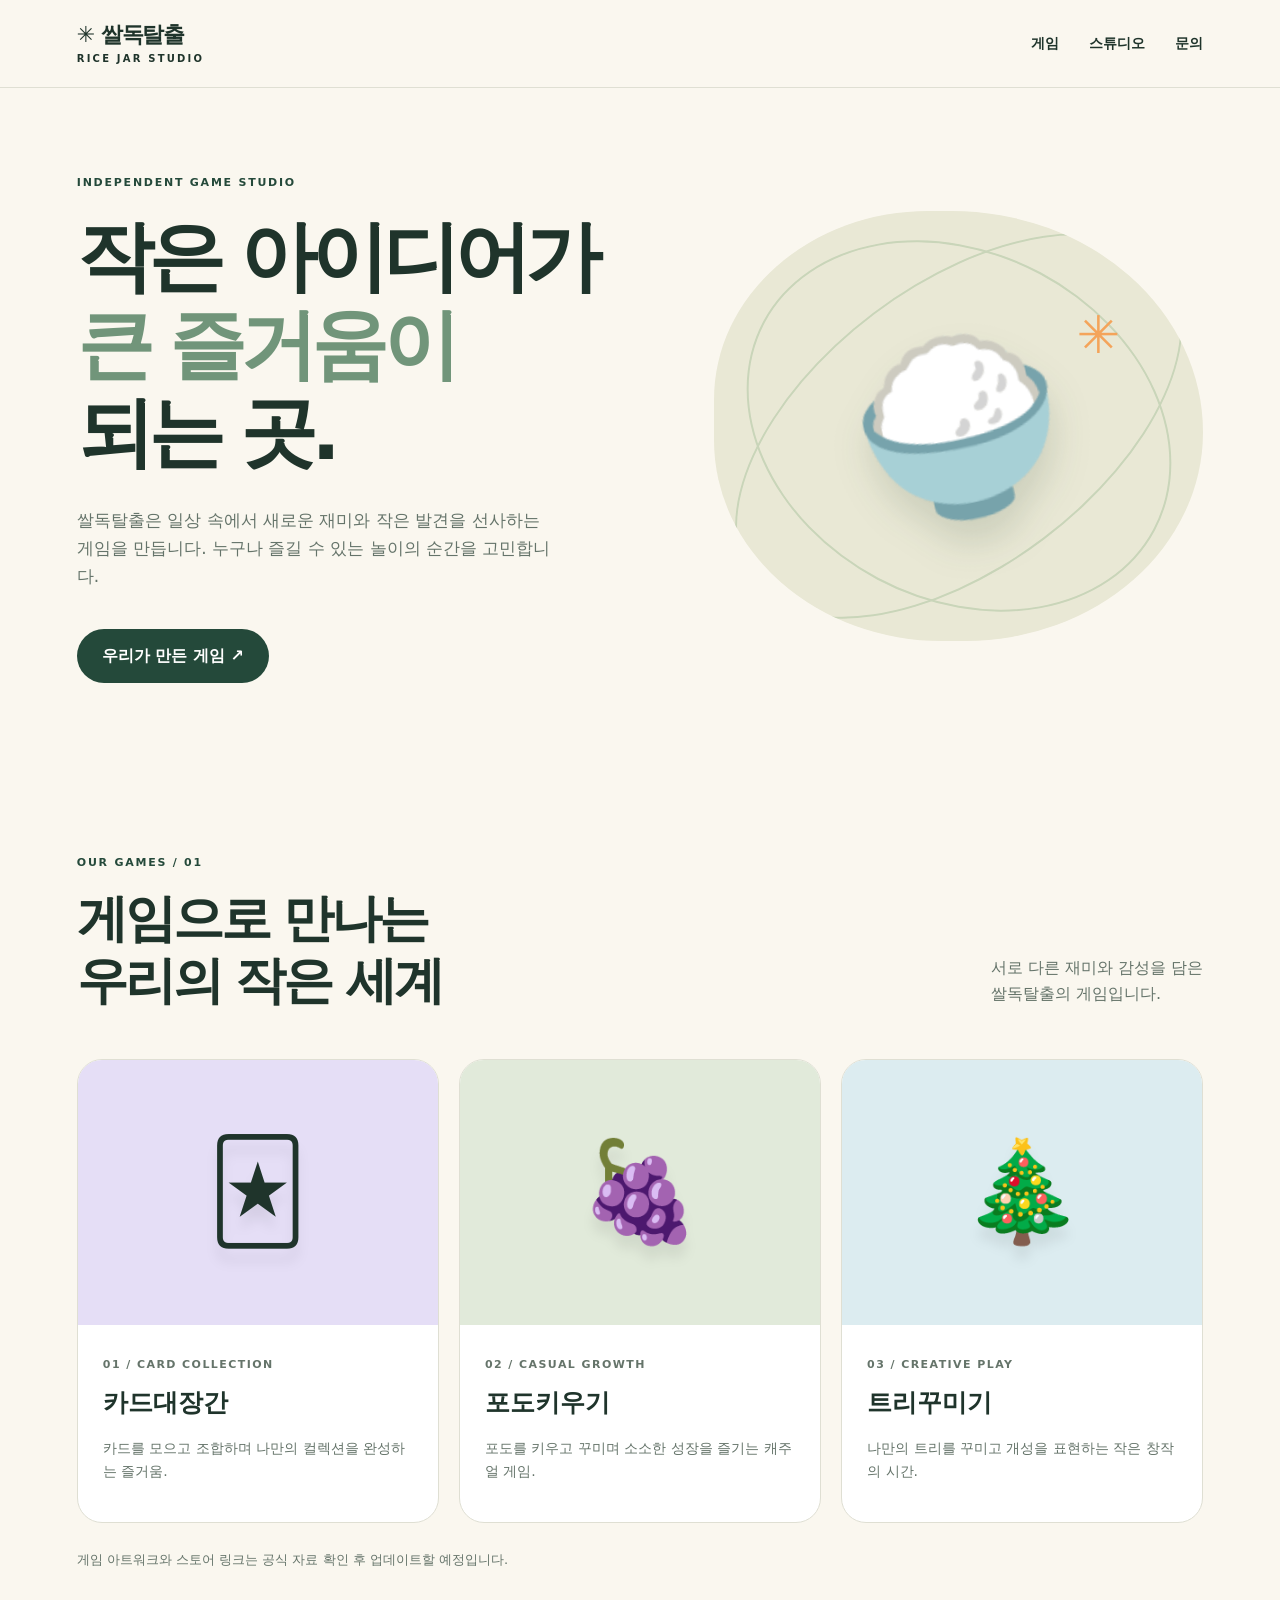
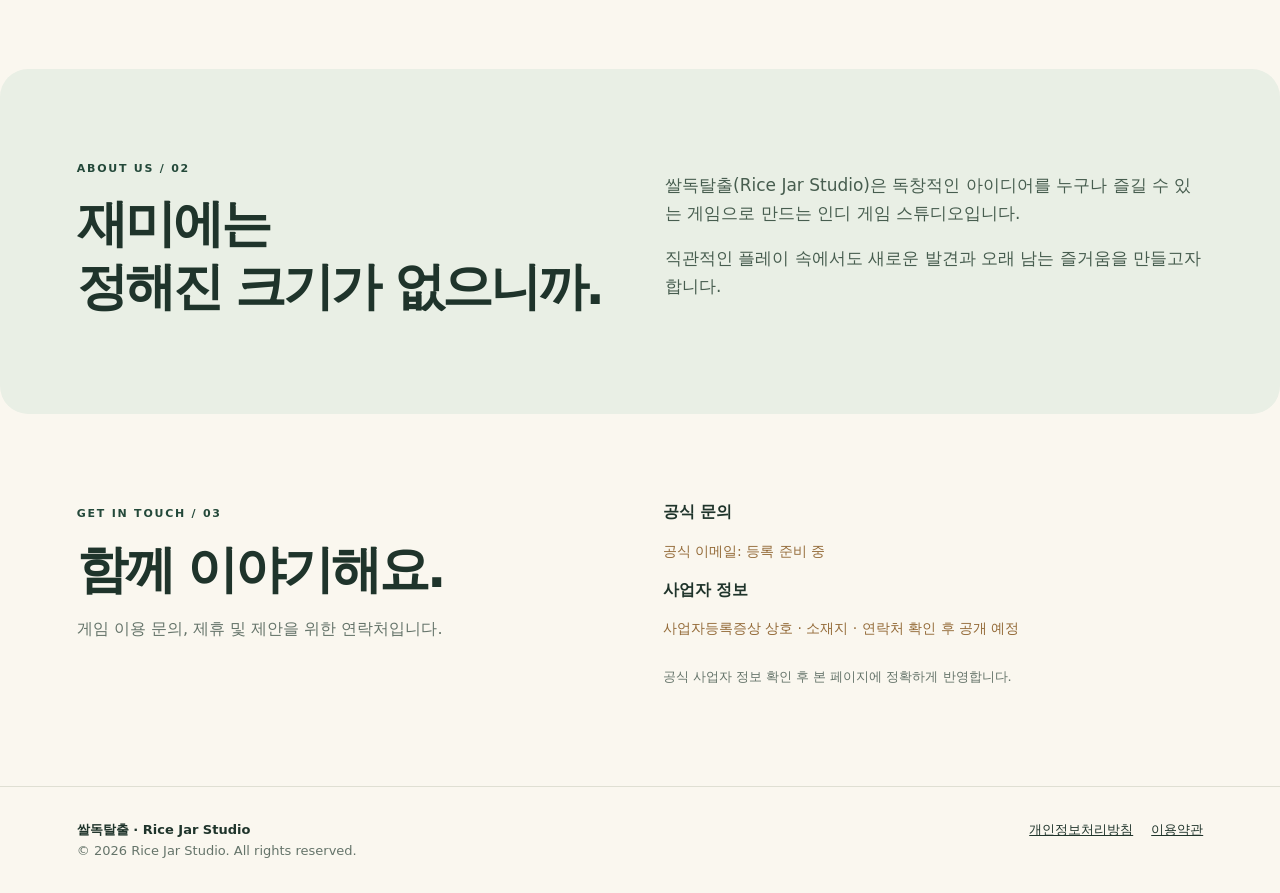
<file: index.html>
<!doctype html><html lang="ko"><head><meta charset="utf-8"><meta name="viewport" content="width=device-width, initial-scale=1"><meta name="theme-color" content="#faf7ef"><meta name="description" content="쌀독탈출(Rice Jar Studio) 공식 홈페이지. 인디 게임을 만드는 스튜디오의 게임과 소식을 소개합니다."><title>쌀독탈출 | Rice Jar Studio</title><link rel="stylesheet" href="/styles.css"></head><body><header><a class="logo" href="/" aria-label="쌀독탈출 홈">✳ 쌀독탈출<small>RICE JAR STUDIO</small></a><nav aria-label="메뉴"><a href="#games">게임</a><a href="#about">스튜디오</a><a href="#contact">문의</a></nav></header><main><section class="hero"><div><span class="tag">INDEPENDENT GAME STUDIO</span><h1>작은 아이디어가<br><em>큰 즐거움이</em><br>되는 곳.</h1><p>쌀독탈출은 일상 속에서 새로운 재미와 작은 발견을 선사하는 게임을 만듭니다. 누구나 즐길 수 있는 놀이의 순간을 고민합니다.</p><a class="btn" href="#games">우리가 만든 게임 ↗</a></div><div class="graphic" role="img" aria-label="쌀독탈출의 쌀독을 상징하는 일러스트"><span class="jar">🍚</span><span class="spark">✳</span></div></section><section class="block" id="games"><div class="heading"><div><span class="tag">OUR GAMES / 01</span><h2>게임으로 만나는<br>우리의 작은 세계</h2></div><p>서로 다른 재미와 감성을 담은<br>쌀독탈출의 게임입니다.</p></div><div class="cards"><article class="card forge"><div class="art"><span>🃏</span></div><div class="card-content"><small>01 / CARD COLLECTION</small><h3>카드대장간</h3><p>카드를 모으고 조합하며 나만의 컬렉션을 완성하는 즐거움.</p></div></article><article class="card grape"><div class="art"><span>🍇</span></div><div class="card-content"><small>02 / CASUAL GROWTH</small><h3>포도키우기</h3><p>포도를 키우고 꾸미며 소소한 성장을 즐기는 캐주얼 게임.</p></div></article><article class="card tree"><div class="art"><span>🎄</span></div><div class="card-content"><small>03 / CREATIVE PLAY</small><h3>트리꾸미기</h3><p>나만의 트리를 꾸미고 개성을 표현하는 작은 창작의 시간.</p></div></article></div><p class="notice">게임 아트워크와 스토어 링크는 공식 자료 확인 후 업데이트할 예정입니다.</p></section><section class="block about" id="about"><div><span class="tag">ABOUT US / 02</span><h2>재미에는<br>정해진 크기가 없으니까.</h2></div><div><p>쌀독탈출(Rice Jar Studio)은 독창적인 아이디어를 누구나 즐길 수 있는 게임으로 만드는 인디 게임 스튜디오입니다.</p><p>직관적인 플레이 속에서도 새로운 발견과 오래 남는 즐거움을 만들고자 합니다.</p></div></section><section class="block contact" id="contact"><div><span class="tag">GET IN TOUCH / 03</span><h2>함께 이야기해요.</h2><p class="muted">게임 이용 문의, 제휴 및 제안을 위한 연락처입니다.</p></div><div><strong>공식 문의</strong><p class="placeholder">공식 이메일: 등록 준비 중</p><strong>사업자 정보</strong><p class="placeholder">사업자등록증상 상호 · 소재지 · 연락처 확인 후 공개 예정</p><p class="notice">공식 사업자 정보 확인 후 본 페이지에 정확하게 반영합니다.</p></div></section></main><footer><div><strong>쌀독탈출 · Rice Jar Studio</strong><div class="muted">© 2026 Rice Jar Studio. All rights reserved.</div></div><div><a href="/privacy.html">개인정보처리방침</a><a href="/terms.html">이용약관</a></div></footer></body></html>
</file>
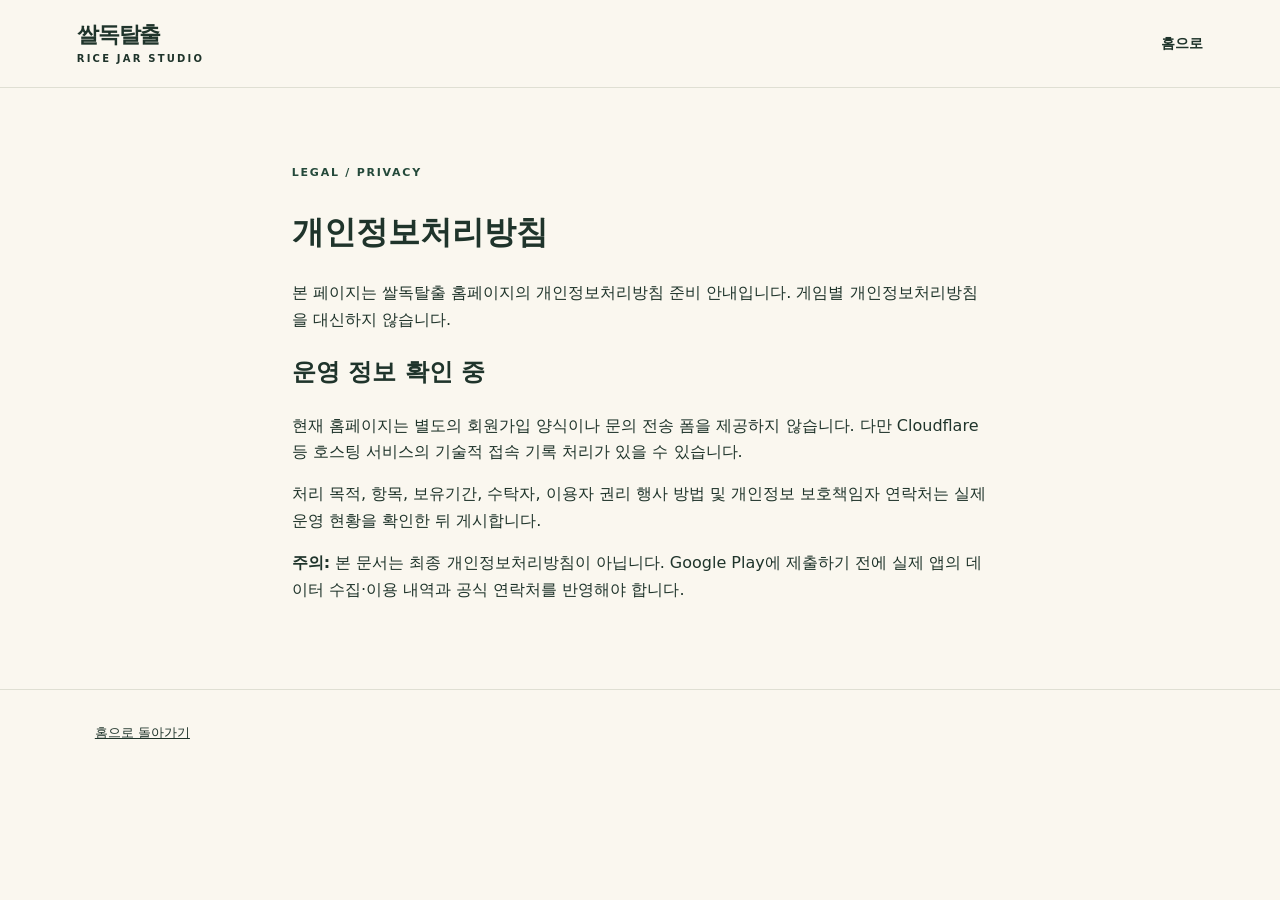
<file: privacy.html>
<!doctype html><html lang="ko"><head><meta charset="utf-8"><meta name="viewport" content="width=device-width, initial-scale=1"><title>개인정보처리방침 | 쌀독탈출</title><link rel="stylesheet" href="/styles.css"></head><body><header><a class="logo" href="/">쌀독탈출<small>RICE JAR STUDIO</small></a><nav><a href="/">홈으로</a></nav></header><main class="block" style="max-width:850px;margin:auto;padding:70px 6vw"><span class="tag">LEGAL / PRIVACY</span><h1>개인정보처리방침</h1><p>본 페이지는 쌀독탈출 홈페이지의 개인정보처리방침 준비 안내입니다. 게임별 개인정보처리방침을 대신하지 않습니다.</p><h2>운영 정보 확인 중</h2><p>현재 홈페이지는 별도의 회원가입 양식이나 문의 전송 폼을 제공하지 않습니다. 다만 Cloudflare 등 호스팅 서비스의 기술적 접속 기록 처리가 있을 수 있습니다.</p><p>처리 목적, 항목, 보유기간, 수탁자, 이용자 권리 행사 방법 및 개인정보 보호책임자 연락처는 실제 운영 현황을 확인한 뒤 게시합니다.</p><p><strong>주의:</strong> 본 문서는 최종 개인정보처리방침이 아닙니다. Google Play에 제출하기 전에 실제 앱의 데이터 수집·이용 내역과 공식 연락처를 반영해야 합니다.</p></main><footer><a href="/">홈으로 돌아가기</a></footer></body></html>
</file>
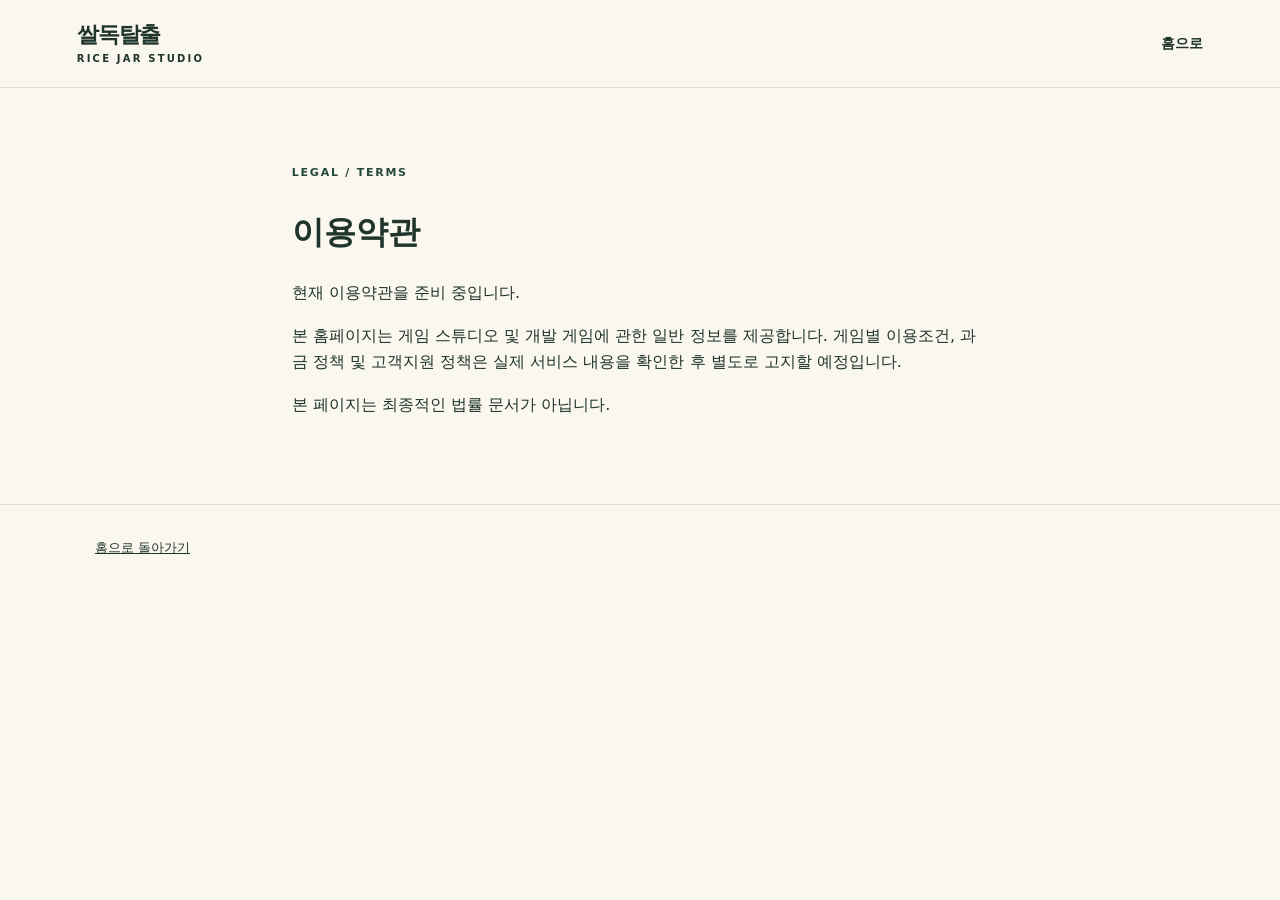
<file: terms.html>
<!doctype html><html lang="ko"><head><meta charset="utf-8"><meta name="viewport" content="width=device-width, initial-scale=1"><title>이용약관 | 쌀독탈출</title><link rel="stylesheet" href="/styles.css"></head><body><header><a class="logo" href="/">쌀독탈출<small>RICE JAR STUDIO</small></a><nav><a href="/">홈으로</a></nav></header><main class="block" style="max-width:850px;margin:auto;padding:70px 6vw"><span class="tag">LEGAL / TERMS</span><h1>이용약관</h1><p>현재 이용약관을 준비 중입니다.</p><p>본 홈페이지는 게임 스튜디오 및 개발 게임에 관한 일반 정보를 제공합니다. 게임별 이용조건, 과금 정책 및 고객지원 정책은 실제 서비스 내용을 확인한 후 별도로 고지할 예정입니다.</p><p>본 페이지는 최종적인 법률 문서가 아닙니다.</p></main><footer><a href="/">홈으로 돌아가기</a></footer></body></html>
</file>
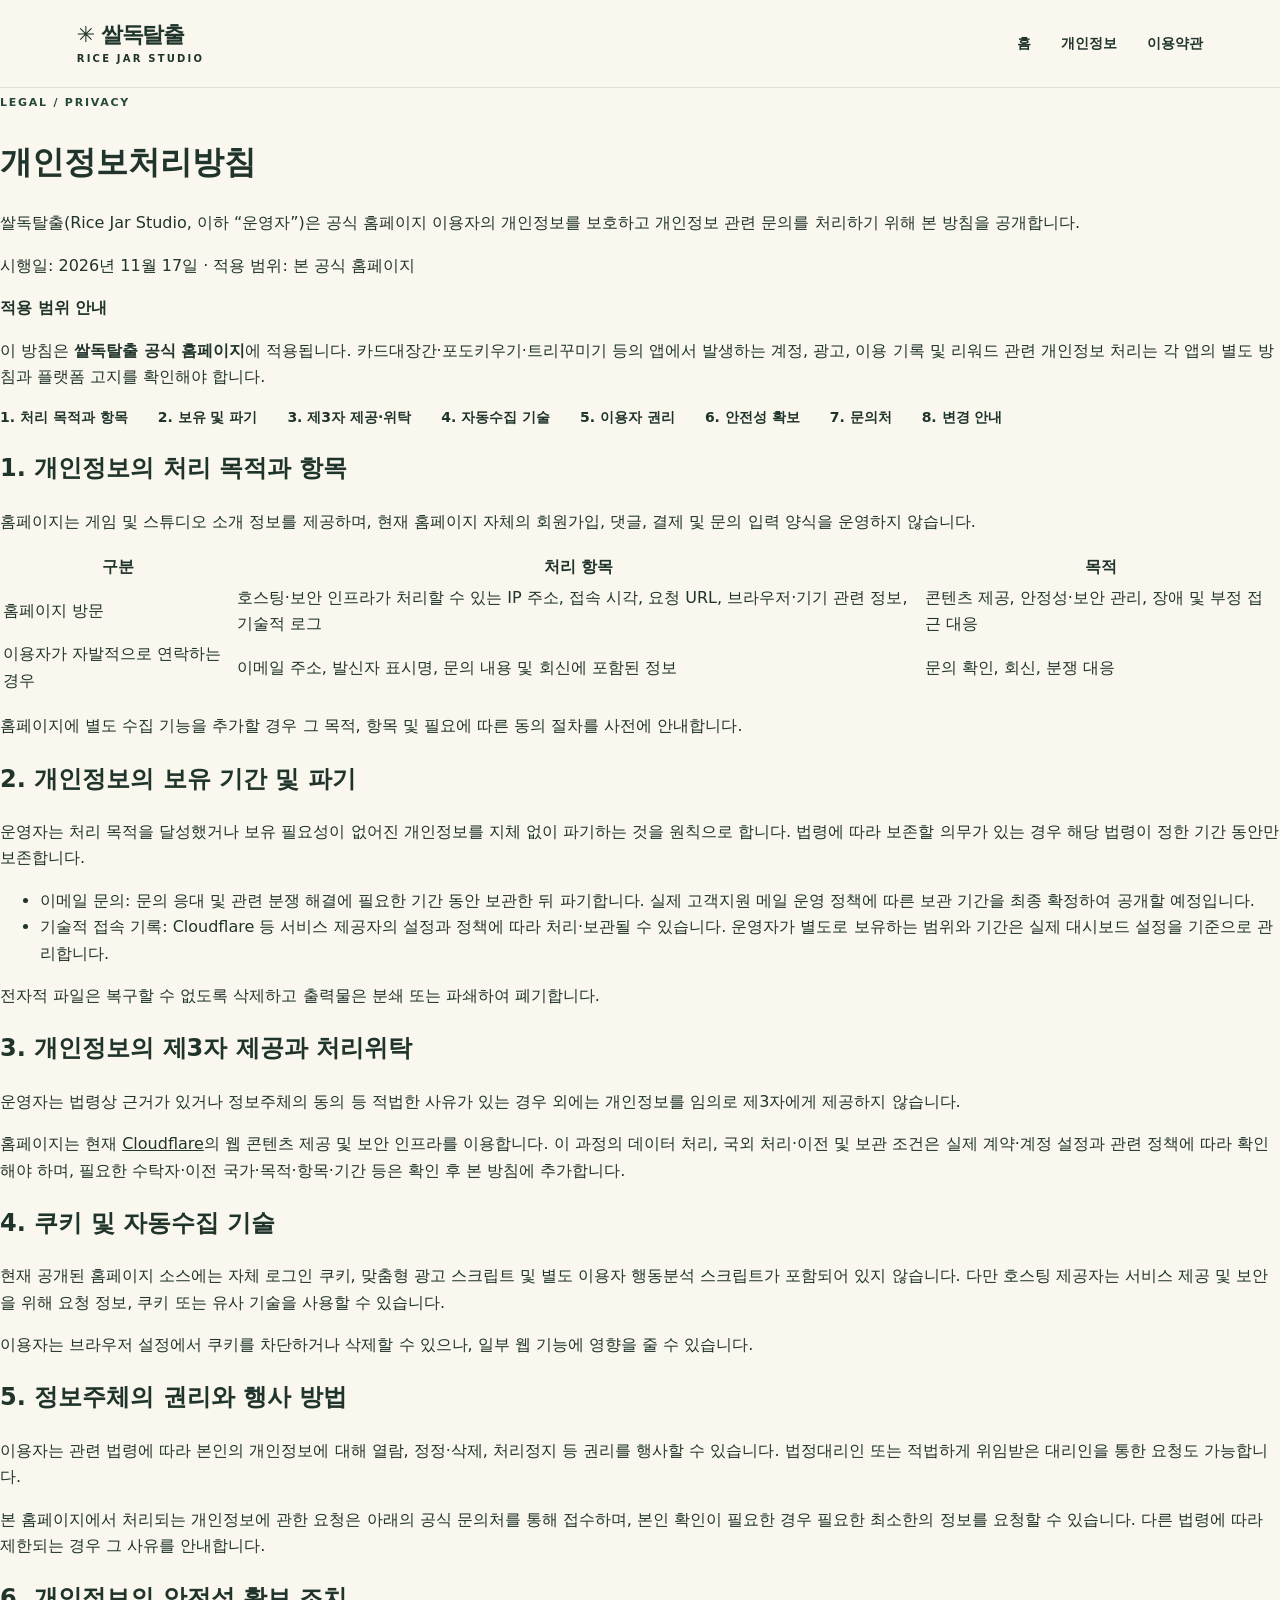
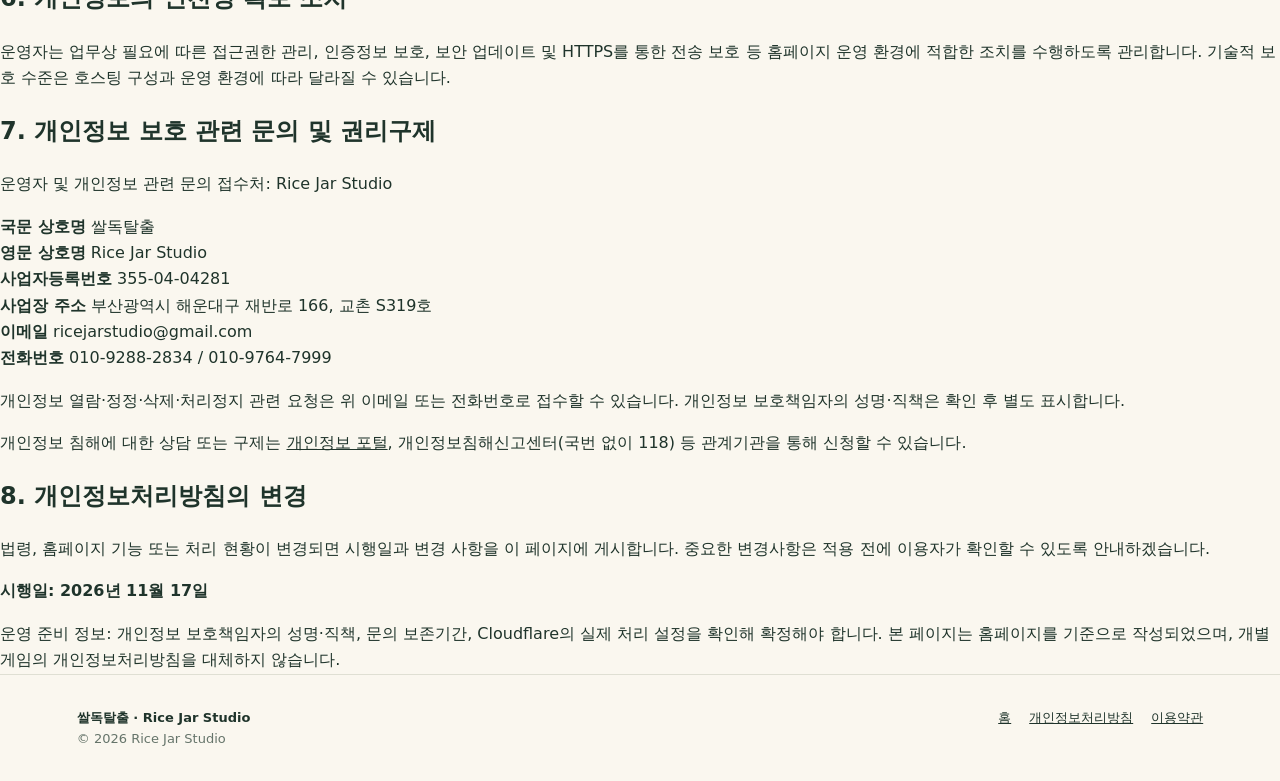
<file: public/privacy.html>
<!doctype html><html lang="ko"><head><meta charset="utf-8"><meta name="viewport" content="width=device-width, initial-scale=1"><meta name="description" content="쌀독탈출 공식 홈페이지의 개인정보 처리 목적, 처리 항목, 정보주체의 권리 및 보호 조치 안내"><title>개인정보처리방침 | 쌀독탈출</title><link rel="icon" type="image/svg+xml" href="/favicon.svg?v=1"><link rel="shortcut icon" href="/favicon.svg?v=1"><link rel="stylesheet" href="/styles.css"></head><body><header><a class="logo" href="/">✳ 쌀독탈출<small>RICE JAR STUDIO</small></a><nav aria-label="메뉴"><a href="/">홈</a><a href="/privacy.html">개인정보</a><a href="/terms.html">이용약관</a></nav></header><main class="legal"><span class="tag">LEGAL / PRIVACY</span><h1>개인정보처리방침</h1>
<p class="legal-lead">쌀독탈출(Rice Jar Studio, 이하 “운영자”)은 공식 홈페이지 이용자의 개인정보를 보호하고 개인정보 관련 문의를 처리하기 위해 본 방침을 공개합니다.</p><p class="legal-meta">시행일: 2026년 11월 17일 · 적용 범위: 본 공식 홈페이지</p>
<div class="legal-banner"><strong>적용 범위 안내</strong><p>이 방침은 <strong>쌀독탈출 공식 홈페이지</strong>에 적용됩니다. 카드대장간·포도키우기·트리꾸미기 등의 앱에서 발생하는 계정, 광고, 이용 기록 및 리워드 관련 개인정보 처리는 각 앱의 별도 방침과 플랫폼 고지를 확인해야 합니다.</p></div>
<nav class="legal-toc" aria-label="목차"><a href="#purpose">1. 처리 목적과 항목</a><a href="#retention">2. 보유 및 파기</a><a href="#thirdparty">3. 제3자 제공·위탁</a><a href="#automatic">4. 자동수집 기술</a><a href="#rights">5. 이용자 권리</a><a href="#safety">6. 안전성 확보</a><a href="#contact">7. 문의처</a><a href="#updates">8. 변경 안내</a></nav>
<section id="purpose"><h2>1. 개인정보의 처리 목적과 항목</h2><p>홈페이지는 게임 및 스튜디오 소개 정보를 제공하며, 현재 홈페이지 자체의 회원가입, 댓글, 결제 및 문의 입력 양식을 운영하지 않습니다.</p><table><thead><tr><th>구분</th><th>처리 항목</th><th>목적</th></tr></thead><tbody><tr><td>홈페이지 방문</td><td>호스팅·보안 인프라가 처리할 수 있는 IP 주소, 접속 시각, 요청 URL, 브라우저·기기 관련 정보, 기술적 로그</td><td>콘텐츠 제공, 안정성·보안 관리, 장애 및 부정 접근 대응</td></tr><tr><td>이용자가 자발적으로 연락하는 경우</td><td>이메일 주소, 발신자 표시명, 문의 내용 및 회신에 포함된 정보</td><td>문의 확인, 회신, 분쟁 대응</td></tr></tbody></table><p>홈페이지에 별도 수집 기능을 추가할 경우 그 목적, 항목 및 필요에 따른 동의 절차를 사전에 안내합니다.</p></section>
<section id="retention"><h2>2. 개인정보의 보유 기간 및 파기</h2><p>운영자는 처리 목적을 달성했거나 보유 필요성이 없어진 개인정보를 지체 없이 파기하는 것을 원칙으로 합니다. 법령에 따라 보존할 의무가 있는 경우 해당 법령이 정한 기간 동안만 보존합니다.</p><ul><li>이메일 문의: 문의 응대 및 관련 분쟁 해결에 필요한 기간 동안 보관한 뒤 파기합니다. 실제 고객지원 메일 운영 정책에 따른 보관 기간을 최종 확정하여 공개할 예정입니다.</li><li>기술적 접속 기록: Cloudflare 등 서비스 제공자의 설정과 정책에 따라 처리·보관될 수 있습니다. 운영자가 별도로 보유하는 범위와 기간은 실제 대시보드 설정을 기준으로 관리합니다.</li></ul><p>전자적 파일은 복구할 수 없도록 삭제하고 출력물은 분쇄 또는 파쇄하여 폐기합니다.</p></section>
<section id="thirdparty"><h2>3. 개인정보의 제3자 제공과 처리위탁</h2><p>운영자는 법령상 근거가 있거나 정보주체의 동의 등 적법한 사유가 있는 경우 외에는 개인정보를 임의로 제3자에게 제공하지 않습니다.</p><p>홈페이지는 현재 <a href="https://www.cloudflare.com/privacypolicy/" target="_blank" rel="noopener noreferrer">Cloudflare</a>의 웹 콘텐츠 제공 및 보안 인프라를 이용합니다. 이 과정의 데이터 처리, 국외 처리·이전 및 보관 조건은 실제 계약·계정 설정과 관련 정책에 따라 확인해야 하며, 필요한 수탁자·이전 국가·목적·항목·기간 등은 확인 후 본 방침에 추가합니다.</p></section>
<section id="automatic"><h2>4. 쿠키 및 자동수집 기술</h2><p>현재 공개된 홈페이지 소스에는 자체 로그인 쿠키, 맞춤형 광고 스크립트 및 별도 이용자 행동분석 스크립트가 포함되어 있지 않습니다. 다만 호스팅 제공자는 서비스 제공 및 보안을 위해 요청 정보, 쿠키 또는 유사 기술을 사용할 수 있습니다.</p><p>이용자는 브라우저 설정에서 쿠키를 차단하거나 삭제할 수 있으나, 일부 웹 기능에 영향을 줄 수 있습니다.</p></section>
<section id="rights"><h2>5. 정보주체의 권리와 행사 방법</h2><p>이용자는 관련 법령에 따라 본인의 개인정보에 대해 열람, 정정·삭제, 처리정지 등 권리를 행사할 수 있습니다. 법정대리인 또는 적법하게 위임받은 대리인을 통한 요청도 가능합니다.</p><p>본 홈페이지에서 처리되는 개인정보에 관한 요청은 아래의 공식 문의처를 통해 접수하며, 본인 확인이 필요한 경우 필요한 최소한의 정보를 요청할 수 있습니다. 다른 법령에 따라 제한되는 경우 그 사유를 안내합니다.</p></section>
<section id="safety"><h2>6. 개인정보의 안전성 확보 조치</h2><p>운영자는 업무상 필요에 따른 접근권한 관리, 인증정보 보호, 보안 업데이트 및 HTTPS를 통한 전송 보호 등 홈페이지 운영 환경에 적합한 조치를 수행하도록 관리합니다. 기술적 보호 수준은 호스팅 구성과 운영 환경에 따라 달라질 수 있습니다.</p></section>
<section id="contact"><h2>7. 개인정보 보호 관련 문의 및 권리구제</h2><p>운영자 및 개인정보 관련 문의 접수처: Rice Jar Studio</p><p><strong>국문 상호명</strong> 쌀독탈출<br><strong>영문 상호명</strong> Rice Jar Studio<br><strong>사업자등록번호</strong> 355-04-04281<br><strong>사업장 주소</strong> 부산광역시 해운대구 재반로 166, 교촌 S319호<br><strong>이메일</strong> ricejarstudio@gmail.com<br><strong>전화번호</strong> 010-9288-2834 / 010-9764-7999</p><p>개인정보 열람·정정·삭제·처리정지 관련 요청은 위 이메일 또는 전화번호로 접수할 수 있습니다. 개인정보 보호책임자의 성명·직책은 확인 후 별도 표시합니다.</p><p>개인정보 침해에 대한 상담 또는 구제는 <a href="https://www.privacy.go.kr/" target="_blank" rel="noopener noreferrer">개인정보 포털</a>, 개인정보침해신고센터(국번 없이 118) 등 관계기관을 통해 신청할 수 있습니다.</p></section>
<section id="updates"><h2>8. 개인정보처리방침의 변경</h2><p>법령, 홈페이지 기능 또는 처리 현황이 변경되면 시행일과 변경 사항을 이 페이지에 게시합니다. 중요한 변경사항은 적용 전에 이용자가 확인할 수 있도록 안내하겠습니다.</p><p><strong>시행일: 2026년 11월 17일</strong></p></section>
<div class="legal-banner">운영 준비 정보: 개인정보 보호책임자의 성명·직책, 문의 보존기간, Cloudflare의 실제 처리 설정을 확인해 확정해야 합니다. 본 페이지는 홈페이지를 기준으로 작성되었으며, 개별 게임의 개인정보처리방침을 대체하지 않습니다.</div></main><footer><div><strong>쌀독탈출 · Rice Jar Studio</strong><div class="muted">© 2026 Rice Jar Studio</div></div><div><a href="/">홈</a><a href="/privacy.html">개인정보처리방침</a><a href="/terms.html">이용약관</a></div></footer></body></html>
</file>
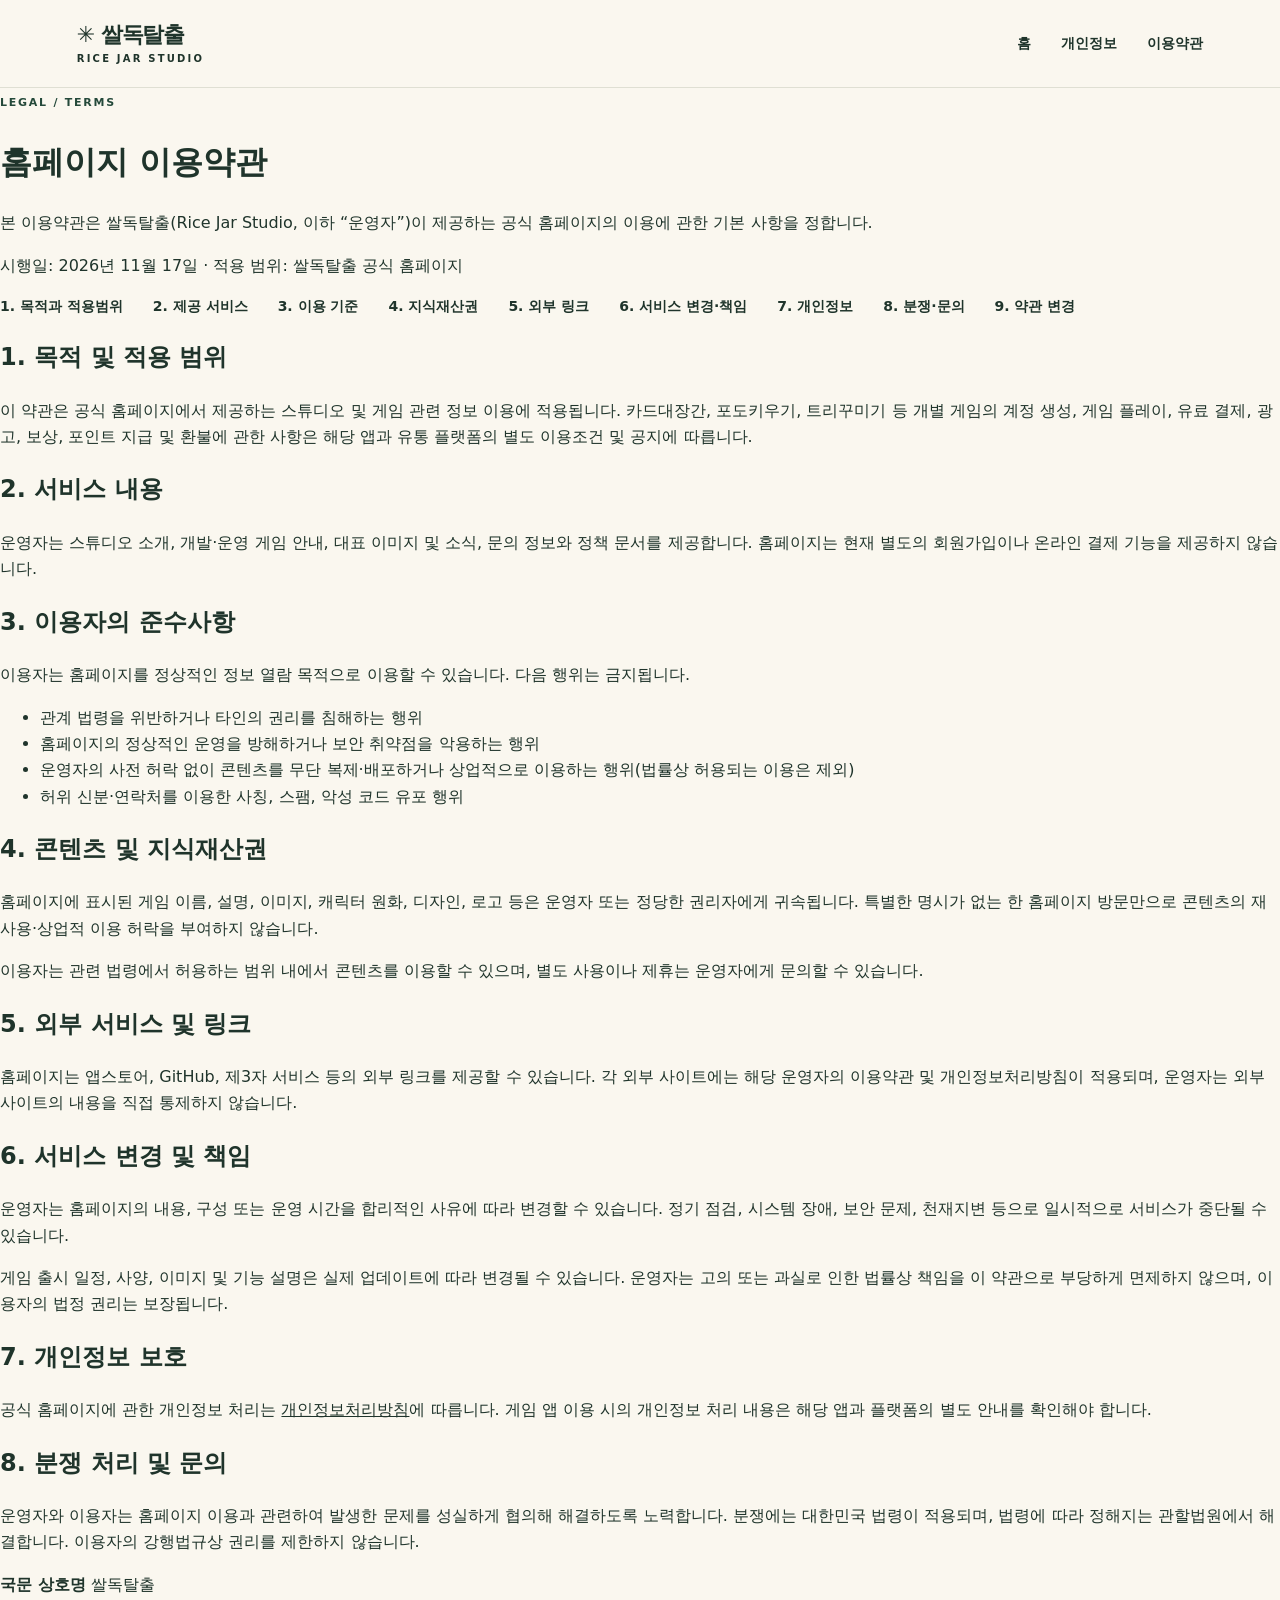
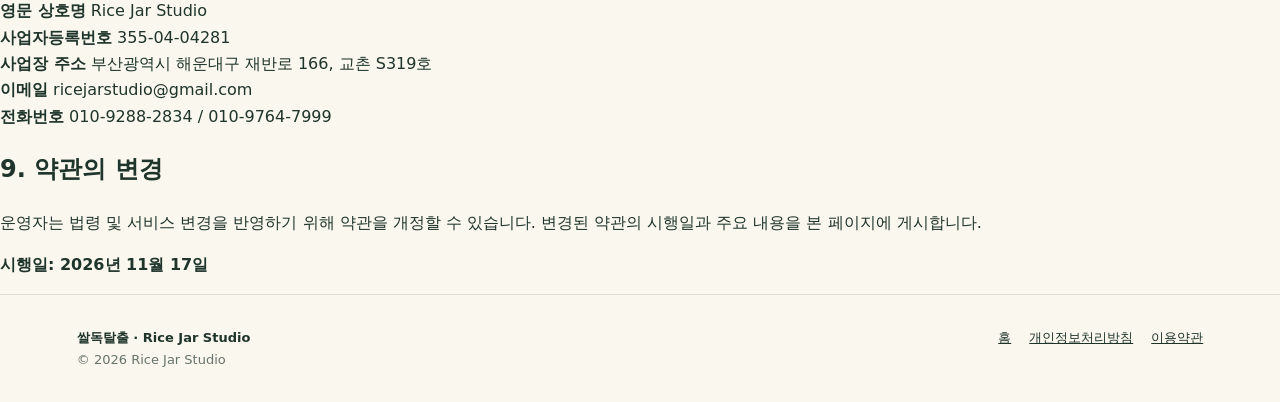
<file: public/terms.html>
<!doctype html><html lang="ko"><head><meta charset="utf-8"><meta name="viewport" content="width=device-width, initial-scale=1"><meta name="description" content="쌀독탈출 공식 홈페이지 이용 조건, 지식재산권, 외부 링크 및 면책 사항 안내"><title>홈페이지 이용약관 | 쌀독탈출</title><link rel="icon" type="image/svg+xml" href="/favicon.svg?v=1"><link rel="shortcut icon" href="/favicon.svg?v=1"><link rel="stylesheet" href="/styles.css"></head><body><header><a class="logo" href="/">✳ 쌀독탈출<small>RICE JAR STUDIO</small></a><nav aria-label="메뉴"><a href="/">홈</a><a href="/privacy.html">개인정보</a><a href="/terms.html">이용약관</a></nav></header><main class="legal"><span class="tag">LEGAL / TERMS</span><h1>홈페이지 이용약관</h1>
<p class="legal-lead">본 이용약관은 쌀독탈출(Rice Jar Studio, 이하 “운영자”)이 제공하는 공식 홈페이지의 이용에 관한 기본 사항을 정합니다.</p><p class="legal-meta">시행일: 2026년 11월 17일 · 적용 범위: 쌀독탈출 공식 홈페이지</p>
<nav class="legal-toc" aria-label="목차"><a href="#scope">1. 목적과 적용범위</a><a href="#service">2. 제공 서비스</a><a href="#use">3. 이용 기준</a><a href="#rights">4. 지식재산권</a><a href="#links">5. 외부 링크</a><a href="#limits">6. 서비스 변경·책임</a><a href="#privacy">7. 개인정보</a><a href="#dispute">8. 분쟁·문의</a><a href="#change">9. 약관 변경</a></nav>
<section id="scope"><h2>1. 목적 및 적용 범위</h2><p>이 약관은 공식 홈페이지에서 제공하는 스튜디오 및 게임 관련 정보 이용에 적용됩니다. 카드대장간, 포도키우기, 트리꾸미기 등 개별 게임의 계정 생성, 게임 플레이, 유료 결제, 광고, 보상, 포인트 지급 및 환불에 관한 사항은 해당 앱과 유통 플랫폼의 별도 이용조건 및 공지에 따릅니다.</p></section>
<section id="service"><h2>2. 서비스 내용</h2><p>운영자는 스튜디오 소개, 개발·운영 게임 안내, 대표 이미지 및 소식, 문의 정보와 정책 문서를 제공합니다. 홈페이지는 현재 별도의 회원가입이나 온라인 결제 기능을 제공하지 않습니다.</p></section>
<section id="use"><h2>3. 이용자의 준수사항</h2><p>이용자는 홈페이지를 정상적인 정보 열람 목적으로 이용할 수 있습니다. 다음 행위는 금지됩니다.</p><ul><li>관계 법령을 위반하거나 타인의 권리를 침해하는 행위</li><li>홈페이지의 정상적인 운영을 방해하거나 보안 취약점을 악용하는 행위</li><li>운영자의 사전 허락 없이 콘텐츠를 무단 복제·배포하거나 상업적으로 이용하는 행위(법률상 허용되는 이용은 제외)</li><li>허위 신분·연락처를 이용한 사칭, 스팸, 악성 코드 유포 행위</li></ul></section>
<section id="rights"><h2>4. 콘텐츠 및 지식재산권</h2><p>홈페이지에 표시된 게임 이름, 설명, 이미지, 캐릭터 원화, 디자인, 로고 등은 운영자 또는 정당한 권리자에게 귀속됩니다. 특별한 명시가 없는 한 홈페이지 방문만으로 콘텐츠의 재사용·상업적 이용 허락을 부여하지 않습니다.</p><p>이용자는 관련 법령에서 허용하는 범위 내에서 콘텐츠를 이용할 수 있으며, 별도 사용이나 제휴는 운영자에게 문의할 수 있습니다.</p></section>
<section id="links"><h2>5. 외부 서비스 및 링크</h2><p>홈페이지는 앱스토어, GitHub, 제3자 서비스 등의 외부 링크를 제공할 수 있습니다. 각 외부 사이트에는 해당 운영자의 이용약관 및 개인정보처리방침이 적용되며, 운영자는 외부 사이트의 내용을 직접 통제하지 않습니다.</p></section>
<section id="limits"><h2>6. 서비스 변경 및 책임</h2><p>운영자는 홈페이지의 내용, 구성 또는 운영 시간을 합리적인 사유에 따라 변경할 수 있습니다. 정기 점검, 시스템 장애, 보안 문제, 천재지변 등으로 일시적으로 서비스가 중단될 수 있습니다.</p><p>게임 출시 일정, 사양, 이미지 및 기능 설명은 실제 업데이트에 따라 변경될 수 있습니다. 운영자는 고의 또는 과실로 인한 법률상 책임을 이 약관으로 부당하게 면제하지 않으며, 이용자의 법정 권리는 보장됩니다.</p></section>
<section id="privacy"><h2>7. 개인정보 보호</h2><p>공식 홈페이지에 관한 개인정보 처리는 <a href="/privacy.html">개인정보처리방침</a>에 따릅니다. 게임 앱 이용 시의 개인정보 처리 내용은 해당 앱과 플랫폼의 별도 안내를 확인해야 합니다.</p></section>
<section id="dispute"><h2>8. 분쟁 처리 및 문의</h2><p>운영자와 이용자는 홈페이지 이용과 관련하여 발생한 문제를 성실하게 협의해 해결하도록 노력합니다. 분쟁에는 대한민국 법령이 적용되며, 법령에 따라 정해지는 관할법원에서 해결합니다. 이용자의 강행법규상 권리를 제한하지 않습니다.</p><p><strong>국문 상호명</strong> 쌀독탈출<br><strong>영문 상호명</strong> Rice Jar Studio<br><strong>사업자등록번호</strong> 355-04-04281<br><strong>사업장 주소</strong> 부산광역시 해운대구 재반로 166, 교촌 S319호<br><strong>이메일</strong> ricejarstudio@gmail.com<br><strong>전화번호</strong> 010-9288-2834 / 010-9764-7999</p></section>
<section id="change"><h2>9. 약관의 변경</h2><p>운영자는 법령 및 서비스 변경을 반영하기 위해 약관을 개정할 수 있습니다. 변경된 약관의 시행일과 주요 내용을 본 페이지에 게시합니다.</p><p><strong>시행일: 2026년 11월 17일</strong></p></section></main><footer><div><strong>쌀독탈출 · Rice Jar Studio</strong><div class="muted">© 2026 Rice Jar Studio</div></div><div><a href="/">홈</a><a href="/privacy.html">개인정보처리방침</a><a href="/terms.html">이용약관</a></div></footer></body></html>
</file>
<file: styles.css>
:root{--ink:#1f342b;--green:#24493a;--cream:#faf7ef;--muted:#65746a;--line:#dfdfd3;--orange:#ffcf91}*{box-sizing:border-box}html{scroll-behavior:smooth}body{margin:0;background:var(--cream);color:var(--ink);font-family:system-ui,-apple-system,"Noto Sans KR",sans-serif;line-height:1.65}a{color:inherit}header{display:flex;align-items:center;justify-content:space-between;padding:22px max(6vw,24px);border-bottom:1px solid var(--line)}.logo{text-decoration:none;font-size:22px;font-weight:850;line-height:1.2;letter-spacing:-.05em}.logo small{display:block;font-size:10px;letter-spacing:.22em;font-weight:650;margin-top:5px}nav{display:flex;gap:30px}nav a{text-decoration:none;font-size:14px;font-weight:650}.tag{display:inline-block;font-weight:700;letter-spacing:.16em;font-size:11px;color:var(--green)}.hero{min-height:630px;display:grid;grid-template-columns:1.1fr .9fr;align-items:center;gap:40px;max-width:1300px;margin:auto;padding:80px 6vw}.hero h1{font-size:clamp(42px,6vw,88px);letter-spacing:-.075em;line-height:1.15;margin:18px 0 28px;font-weight:850}.hero h1 em{font-style:normal;color:#71957a}.hero p{font-size:17px;max-width:480px;color:var(--muted)}.btn{display:inline-block;background:var(--green);color:white;text-decoration:none;border-radius:50px;padding:14px 25px;margin-top:22px;font-weight:700}.graphic{min-height:430px;border-radius:46% 54% 51% 49%;background:#e9e8d5;display:grid;place-items:center;position:relative;overflow:hidden}.graphic:before,.graphic:after{content:"";position:absolute;border:2px solid #c9d5b9;border-radius:50%;width:90%;height:80%;transform:rotate(28deg)}.graphic:after{width:105%;height:65%;transform:rotate(-37deg)}.jar{z-index:1;font-size:170px;filter:drop-shadow(0 24px 18px #233c2a25);transform:rotate(-12deg)}.spark{position:absolute;right:17%;top:19%;font-size:52px;color:#f4a45a}section.block{padding:85px 6vw;max-width:1400px;margin:auto}.heading{display:flex;justify-content:space-between;gap:30px;align-items:end;margin-bottom:35px}.heading h2,.about h2,.contact h2{font-size:clamp(32px,4vw,55px);letter-spacing:-.06em;line-height:1.22;margin:12px 0}.heading p{color:var(--muted)}.cards{display:grid;grid-template-columns:repeat(3,1fr);gap:20px}.card{background:white;border:1px solid var(--line);border-radius:25px;overflow:hidden}.art{height:265px;display:grid;place-items:center;font-size:98px;position:relative}.forge .art{background:#e5def6}.grape .art{background:#e1eada}.tree .art{background:#dcecf0}.art span{filter:drop-shadow(0 13px 6px #0001)}.card-content{padding:25px}.card-content small{font-size:11px;letter-spacing:.13em;font-weight:800;color:var(--muted)}.card h3{font-size:25px;margin:6px 0}.card p{color:var(--muted);font-size:14px}.about{background:#e9efe5;border-radius:28px;display:grid;grid-template-columns:1fr 1fr;gap:50px}.about p{color:#475d4f;font-size:17px}.contact{display:grid;grid-template-columns:1fr 1fr;gap:45px}.placeholder{color:#946b39;font-size:14px}.muted{color:var(--muted)}footer{border-top:1px solid var(--line);padding:32px 6vw;display:flex;justify-content:space-between;gap:20px;flex-wrap:wrap;font-size:13px}footer a{margin-left:18px}.notice{font-size:13px;color:var(--muted);margin-top:26px}@media(max-width:760px){header{padding:20px 6vw}nav{gap:14px}nav a{font-size:12px}.hero{grid-template-columns:1fr;padding-top:58px;min-height:auto}.graphic{min-height:310px}.jar{font-size:130px}.heading,.contact,.about{display:block}.cards{grid-template-columns:1fr}.art{height:220px}section.block{padding-top:60px;padding-bottom:60px}footer a{margin-left:0;margin-right:12px}}
</file>
